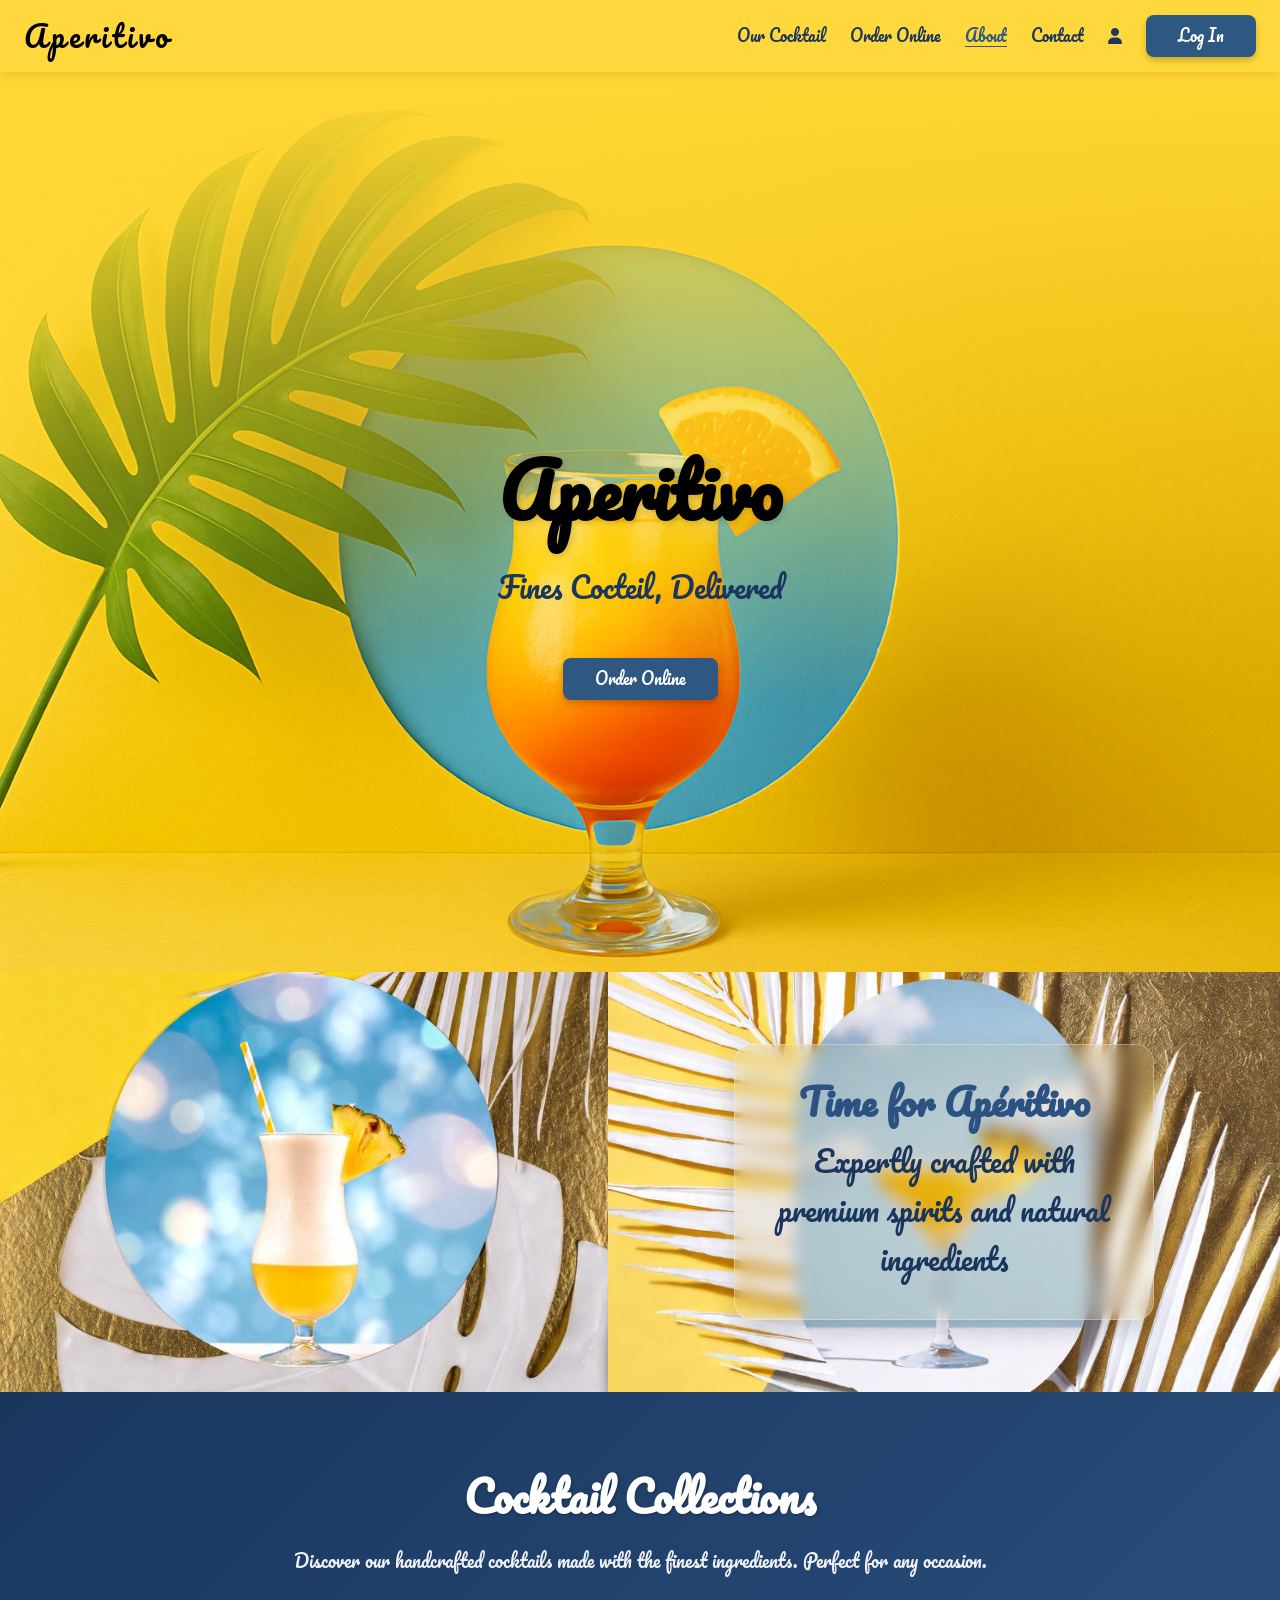
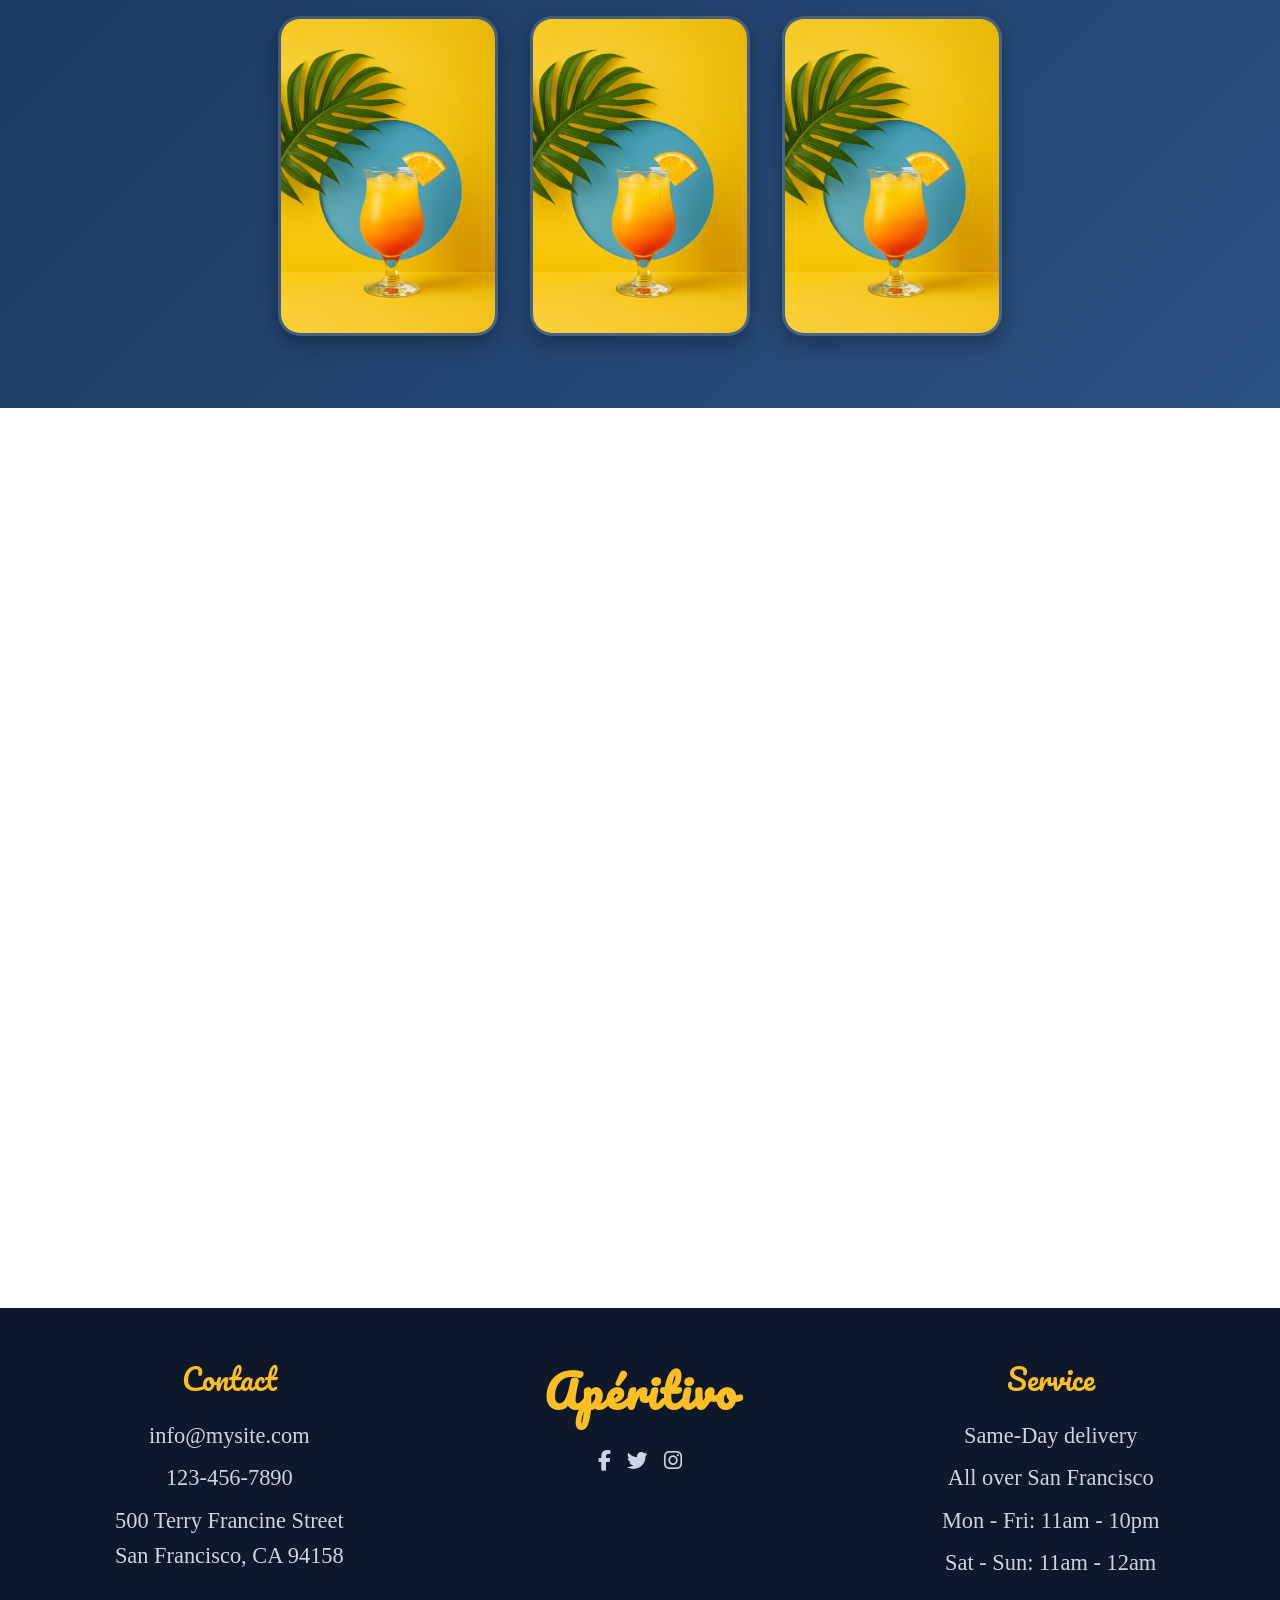
<file: index.html>
<!DOCTYPE html>
<html lang="en">
<head>
    <meta charset="UTF-8">
    <meta name="viewport" content="width=device-width, initial-scale=1.0">
    <title>Aperitivo - Premium Cocktails</title>

    <!-- Favicon -->
    <link rel="icon" href="image/martini-glass-citrus-solid-full.svg" type="image/svg+xml">
    <link rel="shortcut icon" href="image/martini-glass-citrus-solid-full.svg" type="image/svg+xml">

    <!-- Font Awesome -->
    <link rel="stylesheet" href="https://cdnjs.cloudflare.com/ajax/libs/font-awesome/6.5.0/css/all.min.css" />

    <!-- Custom CSS -->
    <link rel="stylesheet" href="style.css">
</head>
<body>

<!-- ==================== NAVBAR ==================== -->
<nav class="custom-navbar">
    <a class="navbar-brand" href="#">Aperitivo</a>

    <!-- 1. Hidden checkbox (დაწკაპუნება) -->
    <input type="checkbox" id="nav-toggle" class="nav-toggle">

    <!-- 2. Visible hamburger -->
    <label for="nav-toggle" class="hamburger">
        <span></span>
        <span></span>
        <span></span>
    </label>

    <!-- 3. Menu -->
    <ul class="navbar-nav">
        <li><a class="nav-link" href="#">Our Cocktail</a></li>
        <li><a class="nav-link" href="#">Order Online</a></li>
        <li><a class="nav-link active" href="about.html">About</a></li>
        <li><a class="nav-link" href="#">Contact</a></li>
        <li><a class="nav-link" href="#"><i class="fa-solid fa-user"></i></a></li>
        <li><a class="order-btn" href="#">Log In</a></li>
    </ul>
</nav>

<!-- ==================== HERO ==================== -->
<section class="hero">
    <h1>Aperitivo</h1>
    <h3>Fines Cocteil, Delivered</h3>
    <a href="#" class="order-btn mt-4">Order Online</a>
</section>

<!-- ==================== MAIN BLOCKS ==================== -->
<main class="main-blocks">
    <div class="block block1"></div>
    <div class="block block2">
        <div class="block-content">
            <h2>Time for Apéritivo</h2>
            <p>Expertly crafted with premium spirits and natural ingredients</p>
        </div>
    </div>
</main>

<!-- ==================== COCKTAIL COLLECTIONS ==================== -->
<section class="cocktail-collections">
    <h2>Cocktail Collections</h2>
    <p>Discover our handcrafted cocktails made with the finest ingredients. Perfect for any occasion.</p>
    <div class="cocktail-images">
        <img src="image/bcp.png" alt="Tropical Sunset Cocktail" class="cocktail-img">
        <img src="image/bcp.png" alt="Classic Margarita" class="cocktail-img">
        <img src="image/bcp.png" alt="Blue Lagoon Delight" class="cocktail-img">
    </div>
</section>
<section class="parallax">
 <!-- ეს არ ჩანს ტელეფონზე --> 
</section>
<!-- ==================== FOOTER ==================== -->
<footer class="site-footer">
    <div class="footer-container">
        <!-- Left: Contact -->
        <div class="footer-col">
            <h3>Contact</h3>
            <p>info@mysite.com</p>
            <p>123-456-7890</p>
            <p>500 Terry Francine Street<br>San Francisco, CA 94158</p>
        </div>

        <!-- Center: Logo + Social -->
        <div class="footer-col center">
            <h1 class="footer-logo">Apéritivo</h1>
            <div class="social-links">
                <a href="#" aria-label="Facebook"><i class="fab fa-facebook-f"></i></a>
                <a href="#" aria-label="Twitter"><i class="fab fa-twitter"></i></a>
                <a href="#" aria-label="Instagram"><i class="fab fa-instagram"></i></a>
            </div>
        </div>

        <!-- Right: Service -->
        <div class="footer-col">
            <h3>Service</h3>
            <p>Same-Day delivery</p>
            <p>All over San Francisco</p>
            <p>Mon - Fri: 11am - 10pm</p>
            <p>Sat - Sun: 11am - 12am</p>
        </div>
    </div>
</footer>
  

</body>
</html>
</file>
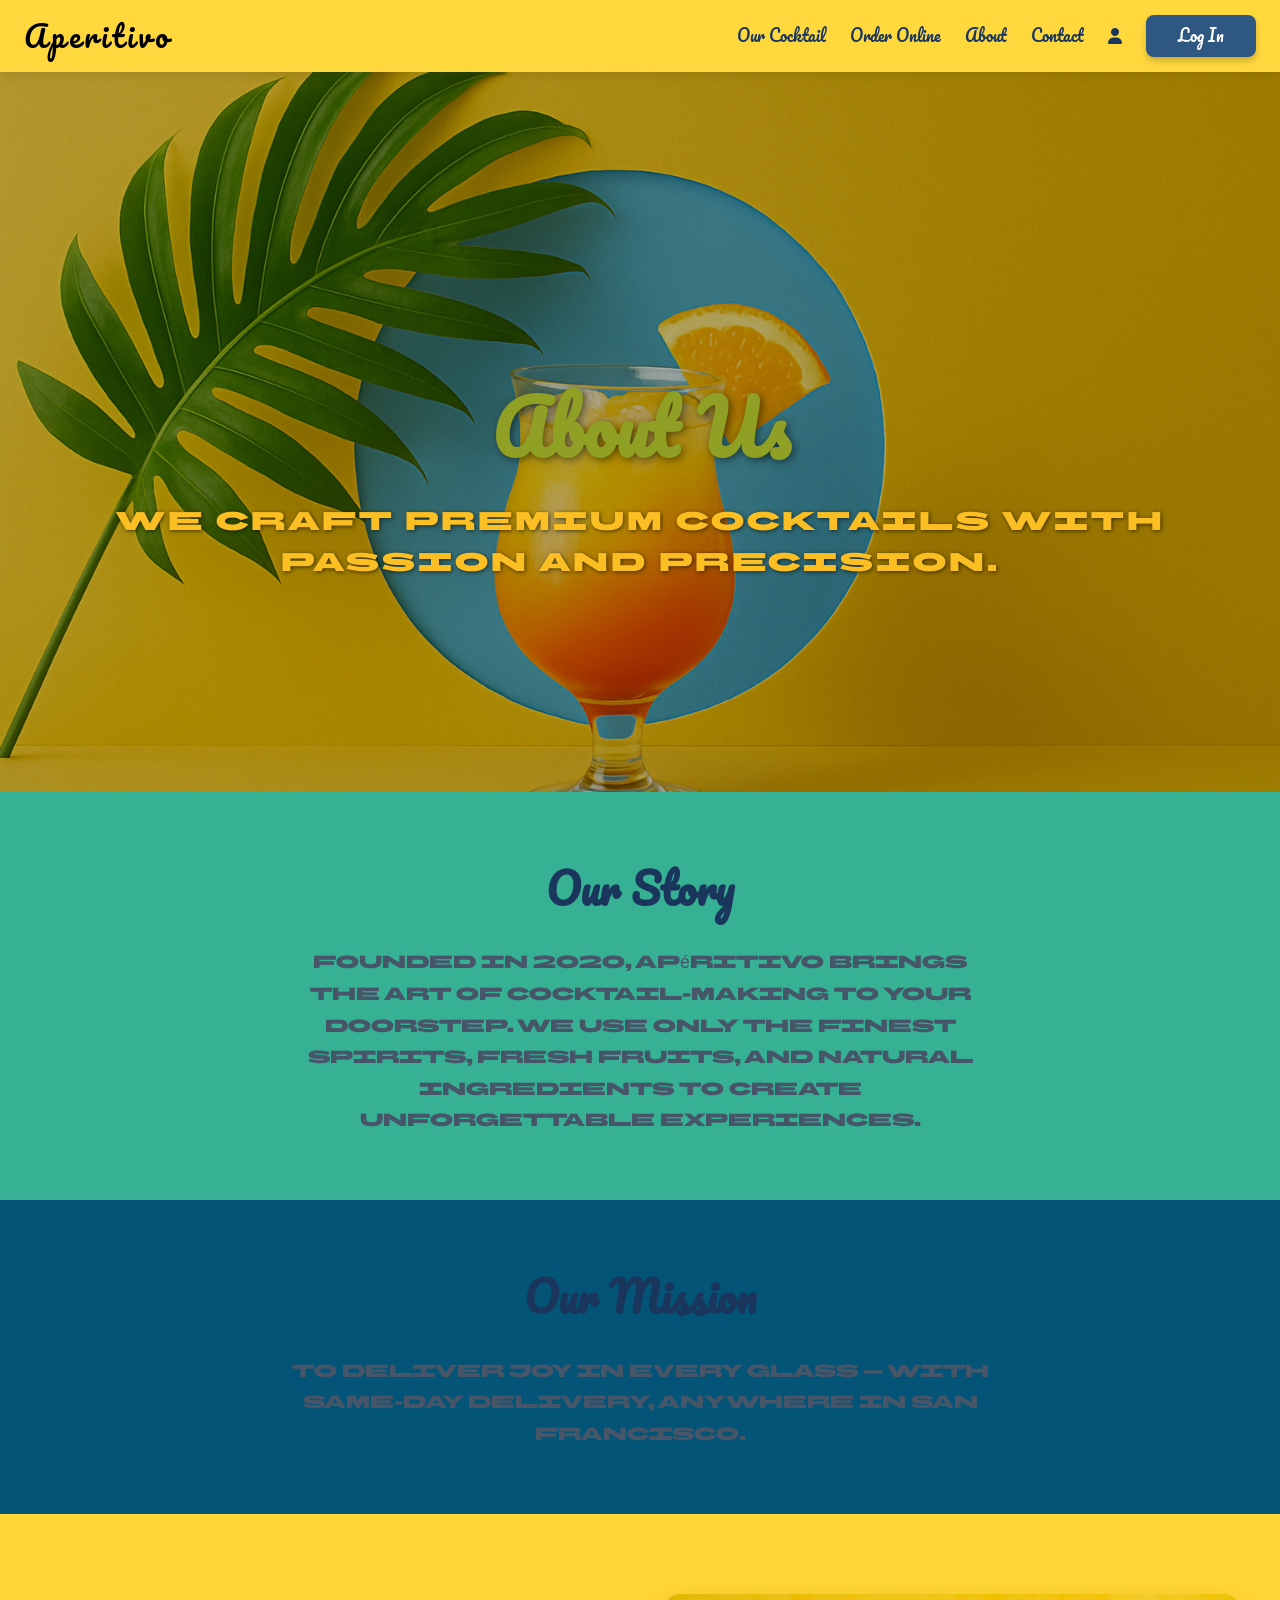
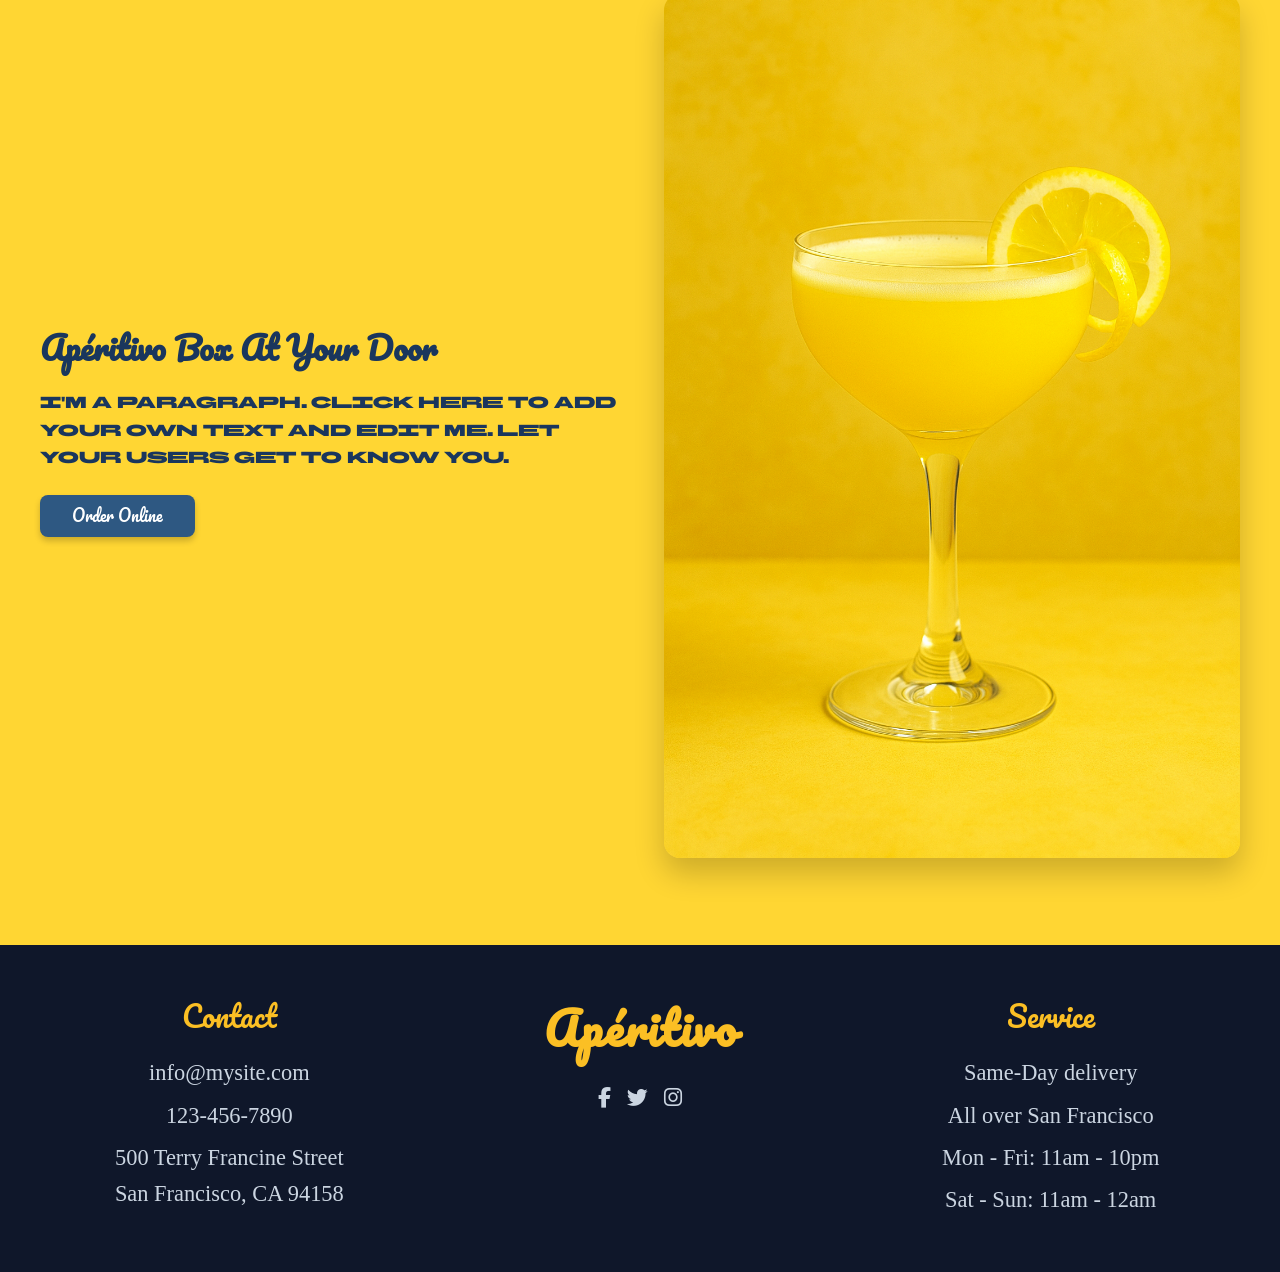
<file: about.html>
<!DOCTYPE html>
<html lang="en">
<head>
    <meta charset="UTF-8">
    <meta name="viewport" content="width=device-width, initial-scale=1.0">
    <title>About Us - Aperitivo</title>

    <!-- Favicon -->
    <link rel="icon" href="image/martini-glass-citrus-solid-full.svg" type="image/svg+xml">

    <!-- Font Awesome -->
    <link rel="stylesheet" href="https://cdnjs.cloudflare.com/ajax/libs/font-awesome/6.5.0/css/all.min.css" />

    <!-- Google Fonts -->
    <link href="https://fonts.googleapis.com/css2?family=Inter:wght@300;400;500;600;700&display=swap" rel="stylesheet">

    <!-- Shared CSS -->
    <link rel="stylesheet" href="style.css">
</head>
<body>

<!-- ==================== NAVBAR ==================== -->
<nav class="custom-navbar">
    <a class="navbar-brand" href="index.html">Aperitivo</a>

    <input type="checkbox" id="nav-toggle" class="nav-toggle">
    <label for="nav-toggle" class="hamburger">
        <span></span>
        <span></span>
        <span></span>
    </label>

    <ul class="navbar-nav">
        <li><a class="nav-link" href="index.html">Our Cocktail</a></li>
        <li><a class="nav-link" href="order.html">Order Online</a></li>
        <li><a class="nav-link " href="about.html">About</a></li>
        <li><a class="nav-link" href="contact.html">Contact</a></li>
        <li><a class="nav-link" href="#"><i class="fa-solid fa-user"></i></a></li>
        <li><a class="order-btn" href="#">Log In</a></li>
    </ul>
</nav>

<!-- ==================== ABOUT HERO ==================== -->
<section class="about-hero">
    <div class="hero-content">
        <h1>About Us</h1>
        <p class="highlight">We craft premium cocktails with passion and precision.</p>
    </div>
</section>

<!-- ==================== ABOUT STORY ==================== -->
<section class="about-story">
    <div class="container">
        <h2>Our Story</h2>
        <p>Founded in 2020, Apéritivo brings the art of cocktail-making to your doorstep. We use only the finest spirits, fresh fruits, and natural ingredients to create unforgettable experiences.</p>
    </div>
</section>

<!-- ==================== ABOUT MISSION ==================== -->
<section class="about-mission">
    <div class="container">
        <h2>Our Mission</h2>
        <p>To deliver joy in every glass — with same-day delivery, anywhere in San Francisco.</p>
    </div>
</section>

<!-- ==================== ABOUT DELIVERY ==================== -->
<section class="about-delivery">
    <div class="delivery-content">
        <div class="text">
            <h3>Apéritivo Box At Your Door</h3>
            <p>I'm a paragraph. Click here to add your own text and edit me. Let your users get to know you.</p>
            <a href="#" class="order-btn">Order Online</a>
        </div>
        <div class="image">
            <img src="image/box.png" alt="Apéritivo Box">
        </div>
    </div>
</section>

<!-- ==================== FOOTER ==================== -->
<footer class="site-footer">
    <div class="footer-container">
        <div class="footer-col">
            <h3>Contact</h3>
            <p>info@mysite.com</p>
            <p>123-456-7890</p>
            <p>500 Terry Francine Street<br>San Francisco, CA 94158</p>
        </div>
        <div class="footer-col center">
            <h1 class="footer-logo">Apéritivo</h1>
            <div class="social-links">
                <a href="#" aria-label="Facebook"><i class="fab fa-facebook-f"></i></a>
                <a href="#" aria-label="Twitter"><i class="fab fa-twitter"></i></a>
                <a href="#" aria-label="Instagram"><i class="fab fa-instagram"></i></a>
            </div>
        </div>
        <div class="footer-col">
            <h3>Service</h3>
            <p>Same-Day delivery</p>
            <p>All over San Francisco</p>
            <p>Mon - Fri: 11am - 10pm</p>
            <p>Sat - Sun: 11am - 12am</p>
        </div>
    </div>
</footer>
</body>
</html>
</file>
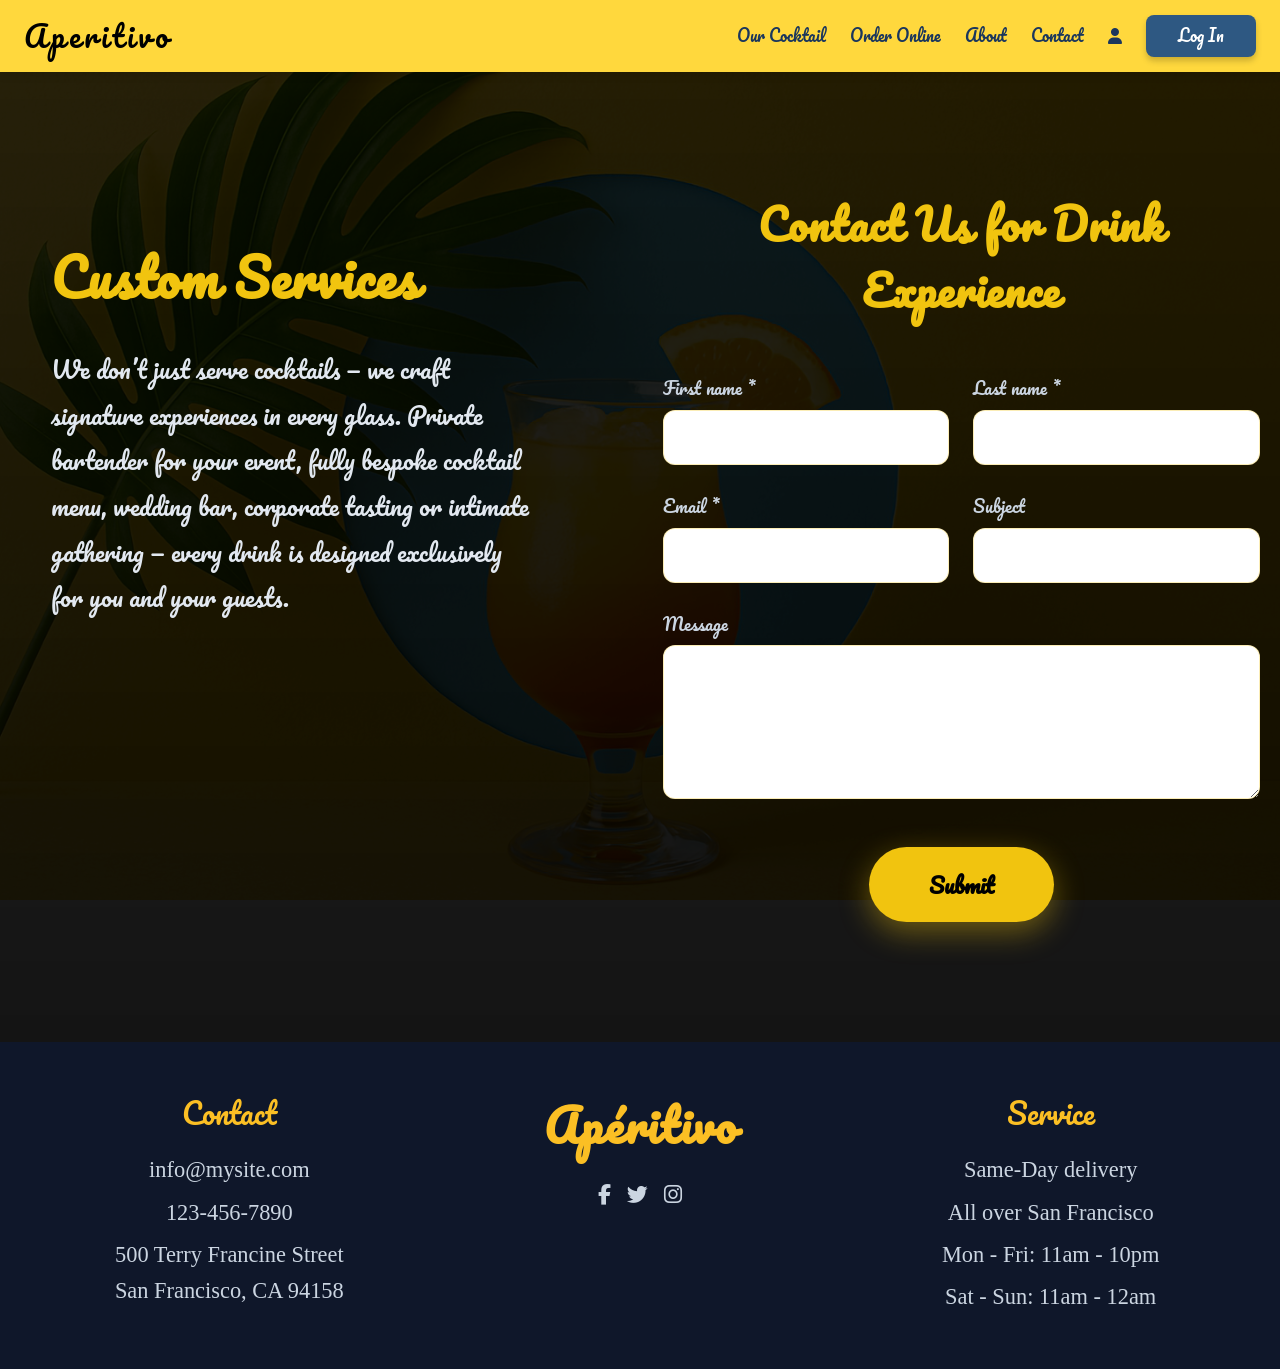
<file: contact.html>
<!DOCTYPE html>
<html lang="en">
<head>
    <meta charset="UTF-8">
    <meta name="viewport" content="width=device-width, initial-scale=1.0">
    <title>About Us - Aperitivo</title>

    <!-- Favicon -->
    <link rel="icon" href="image/martini-glass-citrus-solid-full.svg" type="image/svg+xml">

    <!-- Font Awesome -->
    <link rel="stylesheet" href="https://cdnjs.cloudflare.com/ajax/libs/font-awesome/6.5.0/css/all.min.css" />

    <!-- Google Fonts -->
    <link href="https://fonts.googleapis.com/css2?family=Inter:wght@300;400;500;600;700&display=swap" rel="stylesheet">

    <!-- Shared CSS -->
    <link rel="stylesheet" href="style.css">
    <link rel="stylesheet" href="contact.css">
</head>
<body>

<!-- ==================== NAVBAR ==================== -->
<nav class="custom-navbar">
    <a class="navbar-brand" href="index.html">Aperitivo</a>

    <input type="checkbox" id="nav-toggle" class="nav-toggle">
    <label for="nav-toggle" class="hamburger">
        <span></span>
        <span></span>
        <span></span>
    </label>

    <ul class="navbar-nav">
        <li><a class="nav-link" href="index.html">Our Cocktail</a></li>
        <li><a class="nav-link" href="order.html">Order Online</a></li>
        <li><a class="nav-link " href="about.html">About</a></li>
        <li><a class="nav-link" href="contact.html">Contact</a></li>
        <li><a class="nav-link" href="#"><i class="fa-solid fa-user"></i></a></li>
        <li><a class="order-btn" href="#">Log In</a></li>
    </ul>
</nav>
  <!-- ==================== CONTACT SECTION ==================== -->
  <section class="contact-section">
    <div class="contact-container">
      
      <!-- მარცხენა მხარე - ტექსტი -->
      <div class="contact-left">
        <h2>Custom Services</h2>
        <p> We don’t just serve cocktails — we craft signature experiences in every glass. 
            Private bartender for your event, fully bespoke cocktail menu, 
            wedding bar, corporate tasting or intimate gathering — 
            every drink is designed exclusively for you and your guests.
       </p>
      </div>

      <!-- მარჯვენა მხარე - ფორმა -->
      <div class="contact-right">
        <h2>Contact Us for Drink Experience</h2>

        <form>
          <div class="form-row">
            <div class="input-group">
              <label>First name *</label>
              <input type="text" required>
            </div>
            <div class="input-group">
              <label>Last name *</label>
              <input type="text" required>
            </div>
          </div>

          <div class="form-row">
            <div class="input-group">
              <label>Email *</label>
              <input type="email" required>
            </div>
            <div class="input-group">
              <label>Subject</label>
              <input type="text">
            </div>
          </div>

          <div class="input-group full">
            <label>Message</label>
            <textarea rows="6"></textarea>
          </div>

          <button type="submit" class="submit-btn">Submit</button>
        </form>
      </div>
    </div>
  </section>
<!-- ==================== FOOTER ==================== -->
<footer class="site-footer">
    <div class="footer-container">
        <div class="footer-col">
            <h3>Contact</h3>
            <p>info@mysite.com</p>
            <p>123-456-7890</p>
            <p>500 Terry Francine Street<br>San Francisco, CA 94158</p>
        </div>
        <div class="footer-col center">
            <h1 class="footer-logo">Apéritivo</h1>
            <div class="social-links">
                <a href="#" aria-label="Facebook"><i class="fab fa-facebook-f"></i></a>
                <a href="#" aria-label="Twitter"><i class="fab fa-twitter"></i></a>
                <a href="#" aria-label="Instagram"><i class="fab fa-instagram"></i></a>
            </div>
        </div>
        <div class="footer-col">
            <h3>Service</h3>
            <p>Same-Day delivery</p>
            <p>All over San Francisco</p>
            <p>Mon - Fri: 11am - 10pm</p>
            <p>Sat - Sun: 11am - 12am</p>
        </div>
    </div>
</footer>
</body>
</html>
</file>
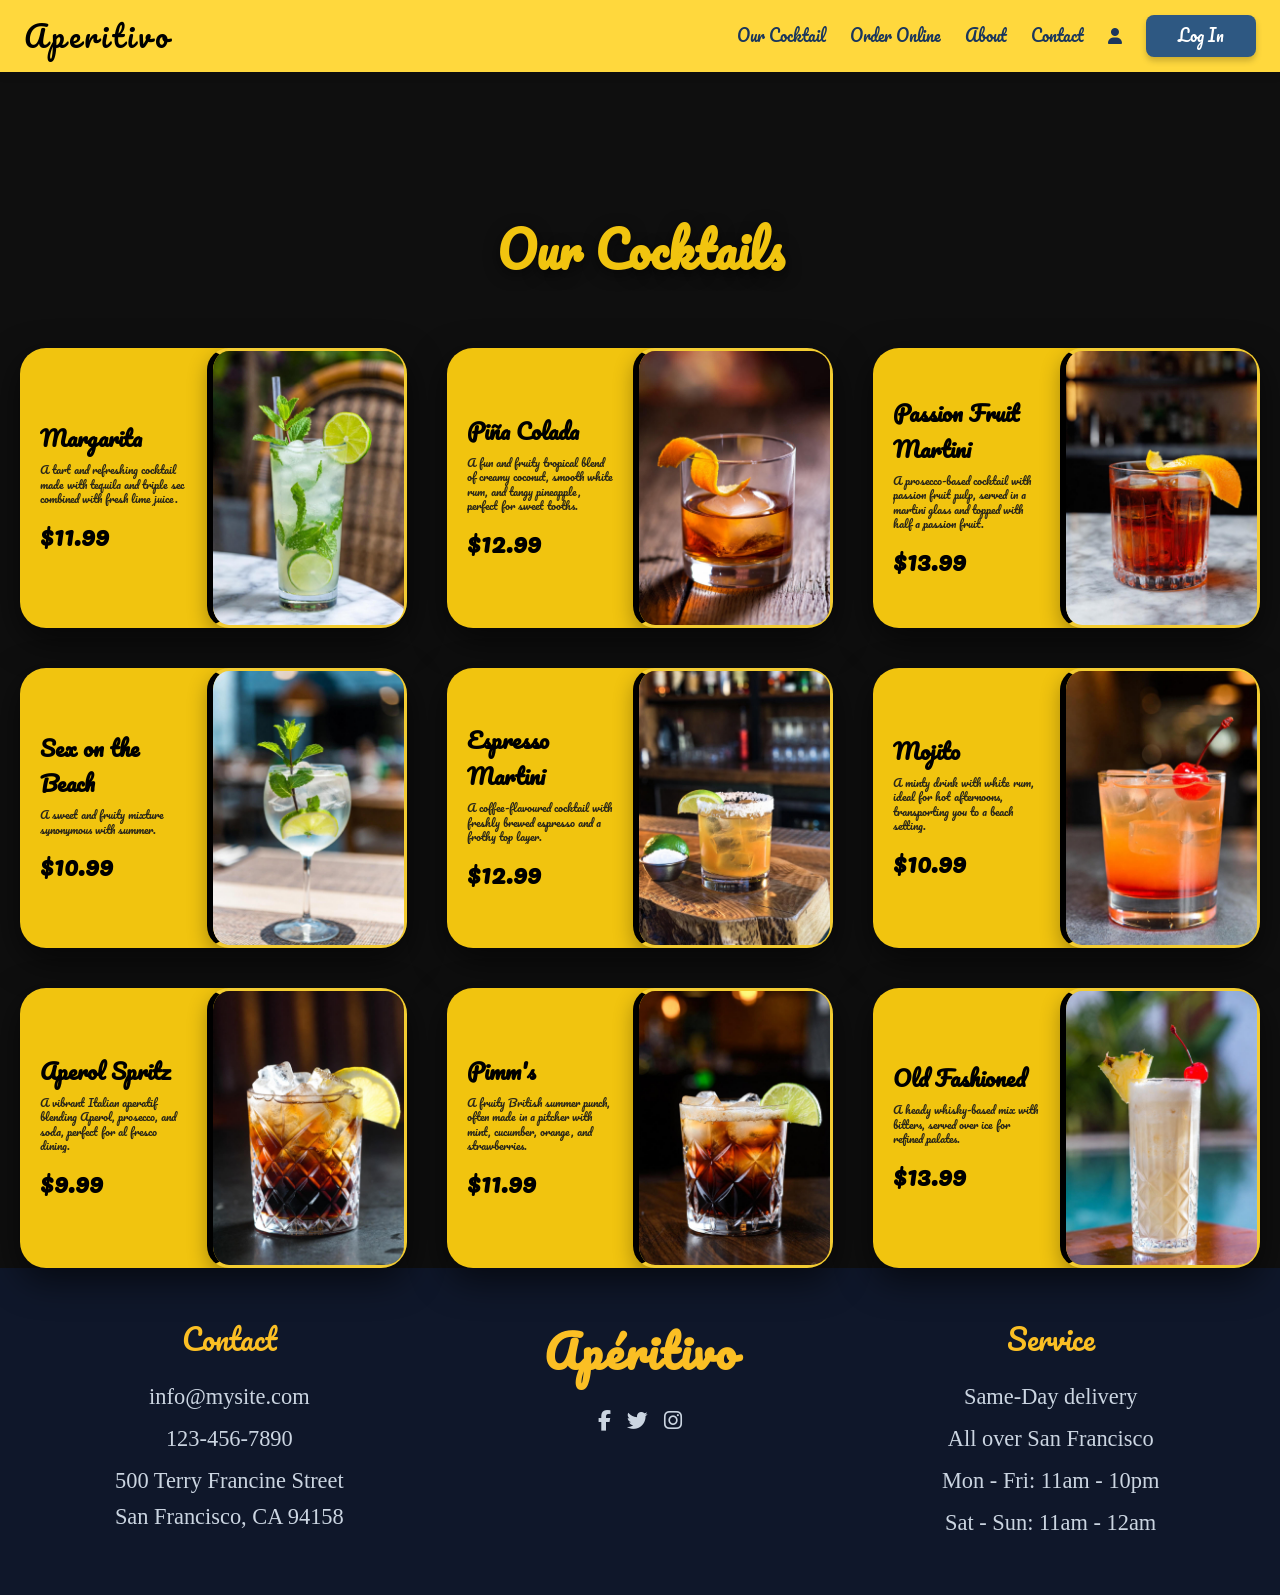
<file: order.html>
<!DOCTYPE html>
<html lang="en">
<head>
    <meta charset="UTF-8">
    <meta name="viewport" content="width=device-width, initial-scale=1.0">
    <title>Order Online - Aperitivo</title>

    <!-- Favicon -->
    <link rel="icon" href="image/martini-glass-citrus-solid-full.svg" type="image/svg+xml">

    <!-- Font Awesome -->
    <link rel="stylesheet" href="https://cdnjs.cloudflare.com/ajax/libs/font-awesome/6.5.0/css/all.min.css" />

    <!-- Google Fonts -->
    <link href="https://fonts.googleapis.com/css2?family=Inter:wght@300;400;500;600;700&display=swap" rel="stylesheet">

    <!-- Shared CSS -->
    <link rel="stylesheet" href="style.css">
    <link rel="stylesheet" href="order.css">

</head>
<body>

<!-- ==================== NAVBAR ==================== -->
<nav class="custom-navbar">
    <a class="navbar-brand" href="index.html">Aperitivo</a>

    <input type="checkbox" id="nav-toggle" class="nav-toggle">
    <label for="nav-toggle" class="hamburger">
        <span></span>
        <span></span>
        <span></span>
    </label>

    <ul class="navbar-nav">
        <li><a class="nav-link" href="index.html">Our Cocktail</a></li>
        <li><a class="nav-link" href="order.html">Order Online</a></li>
        <li><a class="nav-link" href="about.html">About</a></li>
        <li><a class="nav-link" href="contact.html">Contact</a></li>
        <li><a class="nav-link" href="#"><i class="fa-solid fa-user"></i></a></li>
        <li><a class="order-btn" href="#">Log In</a></li>
    </ul>
</nav>

<!-- ==================== ORDER PAGE - COCKTAIL MENU ==================== -->
<section class="order-page">
    <h1>Our Cocktails</h1>
    <div class="cocktails-grid">
        <!-- Cocktail 1 -->
        <div class="cocktail-card">
            <div class="cocktail-info">
                <h3>Margarita</h3>
                <p>A tart and refreshing cocktail made with tequila and triple sec combined with fresh lime juice.</p>
                <span class="price">$11.99</span>
            </div>
            <img src="image/drink1.jpg" alt="Margarita" class="cocktail-img">
        </div>

        <!-- Cocktail 2 -->
        <div class="cocktail-card">
            <div class="cocktail-info">
                <h3>Piña Colada</h3>
                <p>A fun and fruity tropical blend of creamy coconut, smooth white rum, and tangy pineapple, perfect for sweet tooths.</p>
                <span class="price">$12.99</span>
            </div>
            <img src="image/drink2.jpg" alt="Piña Colada" class="cocktail-img">
        </div>

        <!-- Cocktail 3 -->
        <div class="cocktail-card">
            <div class="cocktail-info">
                <h3>Passion Fruit Martini</h3>
                <p>A prosecco-based cocktail with passion fruit pulp, served in a martini glass and topped with half a passion fruit.</p>
                <span class="price">$13.99</span>
            </div>
            <img src="image/drink3.jpg" alt="Passion Fruit Martini" class="cocktail-img">
        </div>

        <!-- Cocktail 4 -->
        <div class="cocktail-card">
            <div class="cocktail-info">
                <h3>Sex on the Beach</h3>
                <p>A sweet and fruity mixture synonymous with summer.</p>
                <span class="price">$10.99</span>
            </div>
            <img src="image/drink4.jpg" alt="Sex on the Beach" class="cocktail-img">
        </div>

        <!-- Cocktail 5 -->
        <div class="cocktail-card">
            <div class="cocktail-info">
                <h3>Espresso Martini</h3>
                <p>A coffee-flavoured cocktail with freshly brewed espresso and a frothy top layer.</p>
                <span class="price">$12.99</span>
            </div>
            <img src="image/drink5.jpg" alt="Espresso Martini" class="cocktail-img">
        </div>

        <!-- Cocktail 6 -->
        <div class="cocktail-card">
            <div class="cocktail-info">
                <h3>Mojito</h3>
                <p>A minty drink with white rum, ideal for hot afternoons, transporting you to a beach setting.</p>
                <span class="price">$10.99</span>
            </div>
            <img src="image/drink6.jpg" alt="Mojito" class="cocktail-img">
        </div>

        <!-- Cocktail 7 -->
        <div class="cocktail-card">
            <div class="cocktail-info">
                <h3>Aperol Spritz</h3>
                <p>A vibrant Italian aperatif blending Aperol, prosecco, and soda, perfect for al fresco dining.</p>
                <span class="price">$9.99</span>
            </div>
            <img src="image/drink7.jpg" alt="Aperol Spritz" class="cocktail-img">
        </div>

        <!-- Cocktail 8 -->
        <div class="cocktail-card">
            <div class="cocktail-info">
                <h3>Pimm's</h3>
                <p>A fruity British summer punch, often made in a pitcher with mint, cucumber, orange, and strawberries.</p>
                <span class="price">$11.99</span>
            </div>
            <img src="image/drink8.jpg" alt="Pimm's" class="cocktail-img">
        </div>

        <!-- Cocktail 9 -->
        <div class="cocktail-card">
            <div class="cocktail-info">
                <h3>Old Fashioned</h3>
                <p>A heady whisky-based mix with bitters, served over ice for refined palates.</p>
                <span class="price">$13.99</span>
            </div>
            <img src="image/drink9.jpg" alt="Old Fashioned" class="cocktail-img">
        </div>

    </div>
</section>

<footer class="site-footer">
    <div class="footer-container">
        <div class="footer-col">
            <h3>Contact</h3>
            <p>info@mysite.com</p>
            <p>123-456-7890</p>
            <p>500 Terry Francine Street<br>San Francisco, CA 94158</p>
        </div>
        <div class="footer-col center">
            <h1 class="footer-logo">Apéritivo</h1>
            <div class="social-links">
                <a href="#" aria-label="Facebook"><i class="fab fa-facebook-f"></i></a>
                <a href="#" aria-label="Twitter"><i class="fab fa-twitter"></i></a>
                <a href="#" aria-label="Instagram"><i class="fab fa-instagram"></i></a>
            </div>
        </div>
        <div class="footer-col">
            <h3>Service</h3>
            <p>Same-Day delivery</p>
            <p>All over San Francisco</p>
            <p>Mon - Fri: 11am - 10pm</p>
            <p>Sat - Sun: 11am - 12am</p>
        </div>
    </div>
</footer>
</body>
</html>
</file>
<file: style.css>
/* ==================== FONTS ==================== */
@font-face {
    font-family: "BBH";
    src: url("fonts/BBHSansBartle-Regular.ttf") format("truetype");
}
@font-face {
    font-family: "latina";
    src: url("fonts/Pacifico-Regular.ttf") format("truetype");
}

/* ==================== RESET ==================== */
* {
    box-sizing: border-box;
    margin: 0;
    padding: 0;
}
body {
    font-family: "BBH", sans-serif;
    line-height: 1.6;
    color: #333;
    overflow-x: hidden;
}

/* ==================== NAVBAR ==================== */
.custom-navbar {
    position: sticky;
    top: 0;
    width: 100%;
    background: rgba(255, 214, 51, 0.95);
    padding: 0.8rem 1.5rem;
    display: flex;
    align-items: center;
    justify-content: space-between;
    z-index: 1000;
    backdrop-filter: blur(10px);
    box-shadow: 0 2px 10px rgba(0,0,0,0.1);
}

/* Brand */
.navbar-brand {
    font-family: "latina", sans-serif;
    color: #000;
    letter-spacing: 4px;
    font-size: 1.8rem;
    text-decoration: none;
    font-weight: 400;
}

/* Nav list */
.navbar-nav {
    display: flex;
    align-items: center;
    gap: 1.5rem;
    list-style: none;
}
.nav-link {
    color: #000 !important;
    font-weight: 200!important;
    text-decoration: none;
    font-size: 1rem;
    transition: all 0.2s ease;
    font-family: "latina", sans-serif;
    color: #1a365d !important;
}
.nav-link:hover {
    text-decoration: underline;
    color: #1a365d !important;
}

/* Order button */
.order-btn {
    background-color: #2e5882 !important;
    color: white !important;
    font-size: 1rem;
    padding: 0.5rem 2rem;
    border: none;
    border-radius: 8px;
    box-shadow: 0 4px 6px rgba(0,0,0,0.2);
    transition: all 0.3s ease;
    text-decoration: none;
    display: inline-block;
    font-weight: 500 !important;
    font-family:"latina", sans-serif;
}

.order-btn:hover {
    background-color: #1a365d !important;
    transform: translateY(-2px);
    box-shadow: 0 6px 12px rgba(0,0,0,0.25);
    color: #a0e7ff !important;
    
}

/* ==================== HAMBURGER MENU ==================== */
.nav-toggle {
    opacity: 0;
    position: absolute;
    width: 50px;
    height: 50px;
    cursor: pointer;
    z-index: 1002;
    right: 0.5rem;
    top: 50%;
    transform: translateY(-50%);
}

.hamburger {
    display: none;
    flex-direction: column;
    gap: 5px;
    cursor: pointer;
    z-index: 1001;
    position: absolute;
    right: 1rem;
    top: 50%;
    transform: translateY(-50%);
    padding: 10px;
}

.hamburger span {
    width: 30px;
    height: 3px;
    background: #000;
    border-radius: 3px;
    transition: all 0.3s ease;
    display: block;
}

/* ==================== HERO ==================== */
.hero {
    height: 100vh;
    width: 100%;
    background: linear-gradient(to bottom, #ffd633 0%, transparent 70%),
                url("image/ganieri.png") center/cover no-repeat;
    display: flex;
    flex-direction: column;
    justify-content: center; 
    align-items: center;
    text-align: center;
    padding-top: 90px;
    position: relative;
}

.hero h1 {
    font-family: "latina", sans-serif;
    font-size: 4.5rem;
    color: #000;
    margin-bottom: 0.5rem;
    text-shadow: 2px 2px 6px rgba(0,0,0,0.15);
}

.hero h3 {
    font-size: 1.8rem;
    color: #1a365d;
    font-weight: 400;
    margin: 0.5rem 0 1.5rem;
    font-family: "latina", sans-serif;
}

.mt-4 { 
    margin-top: 1.5rem; 
}

/* ==================== MAIN BLOCKS ==================== */
.main-blocks {
    display: flex;
    width: 100%;
    height: 420px;
    overflow: hidden;
}

.main-blocks .block {
    flex: 1;
    background-size: cover;
    background-position: center;
    position: relative;
    transition: transform 0.4s ease;
}

.main-blocks .block:hover {
    transform: scale(1.03);
}

.block1 {
    background-image: url('image/coctail.jpg');
}

.block2 {
    background-image: url('image/coctail2.jpg');
    display: flex;
    justify-content: center;
    align-items: center;
    padding: 2rem;
}

.block-content {
    background: rgba(194, 162, 72, 0.121);
    padding: 2.2rem 1.8rem;
    border-radius: 18px;
    box-shadow: 0 10px 25px rgba(0,0,0,0.18);
    max-width: 420px;
    text-align: center;
    backdrop-filter: blur(8px);
    border: 1px solid rgba(255,255,255,0.3);
}

.block-content h2 {
    font-family: "latina", sans-serif;
    font-size: 2.3rem;
    color: #2c5282;
    margin-bottom: 0.8rem;
    line-height: 1.2;
}

.block-content p {
    font-size: 1.8rem;
    color: #1a365d;
    line-height: 1.7;
    font-family: "latina", sans-serif;
}

/* ==================== COCKTAIL COLLECTIONS ==================== */
.cocktail-collections {
    background: linear-gradient(135deg, #1a365d 0%, #2c5282 100%);
    color: white;
    text-align: center;
    padding: 4.5rem 1.5rem;
}

.cocktail-collections h2 {
    font-family: "latina", sans-serif;
    font-size: 2.6rem;
    margin-bottom: 1rem;
    text-shadow: 1px 1px 3px rgba(0,0,0,0.3);
}

.cocktail-collections p {
    font-size: 1.1rem;
    max-width: 720px;
    margin: 0 auto 2.5rem;
    opacity: 0.92;
    line-height: 1.7;
    font-family: "latina", sans-serif;
}

.cocktail-images {
    display: flex;
    justify-content: center;
    gap: 2rem;
    flex-wrap: wrap;
}

.cocktail-img {
    width: 220px;
    height: 320px;
    object-fit: cover;
    border-radius: 22px;
    box-shadow: 0 8px 20px rgba(0,0,0,0.3);
    transition: all 0.4s ease;
    border: 3px solid rgba(255,255,255,0.15);
}

.cocktail-img:hover {
    transform: translateY(-8px) scale(1.03);
    box-shadow: 0 16px 30px rgba(0,0,0,0.4);
}
/* ==================== Parallax ==================== */
.parallax {
  width: 100%;
  height: 100vh;

  background-image: url('image/APR.png');
  background-size: cover;
  
  /* ზედა ნაწილი სრულად ჩანს */
  background-position: 50% 0%;     /* 50% = ცენტრში, 0% = ზემოდან */
  
  background-attachment: fixed;
  background-repeat: no-repeat;
}
/* ==================== RESPONSIVE =====RESPONSIVE===========RESPONSIVE=======RESPONSIVE=============== */

/* Mobile & Tablet (≤768px) */
@media (max-width: 768px) {
    .custom-navbar {
        padding: 0.7rem 1rem;
    }
    .navbar-brand {
        font-size: 1.4rem;
        letter-spacing: 2px;
    }

    /* ჰამბურგერი ყოველთვის ჩანს */
    .hamburger {
        display: flex !important;
    }

    /* მენიუ დამალულია */
    .navbar-nav {
        position: absolute;
        top: 100%;
        left: 0;
        right: 0;
        background: rgba(255, 214, 51, 0.98);
        flex-direction: column;
        max-height: 0;
        overflow: hidden;
        transition: max-height 0.4s ease;
        padding: 0 1.5rem;
        z-index: 999;
        box-shadow: 0 4px 15px rgba(0,0,0,0.2);
        
    }

    /* მენიუ იხსნება */
    .nav-toggle:checked ~ .navbar-nav {
        max-height: 600px;
        padding: 1.5rem;
    }

    .navbar-nav li {
        padding: 0.8rem 0;
        text-align: center;
        border-bottom: 1px solid rgba(0,0,0,0.1);
    }

    .navbar-nav li:last-child {
        border-bottom: none;
    }

    .nav-link, .order-btn {
        display: block;
        width: 100%;
        font-size: 1.1rem;
        text-align: center;
    }

    .order-btn {
        margin: 1rem auto 0;
        max-width: 220px;
        padding: 0.6rem 1.5rem;
    }

    .hero {
        padding-top: 80px;
    }
    .hero h1 {
        font-size: 3rem;
    }
    .hero h3 {
        font-size: 1.4rem;
    }

    .main-blocks {
        flex-direction: column;
        height: auto;
    }
    .main-blocks .block {
        height: 260px;
    }
    .block2 {
        order: -1;
        height: 300px;
    }
    .block-content {
        margin: 1.5rem;
        padding: 1.6rem;
        border-radius: 16px;
    }
    .block-content h2 {
        font-size: 1.9rem;
    }

    .cocktail-collections {
        padding: 3rem 1rem;
    }
    .cocktail-collections h2 {
        font-size: 2.1rem;
    }
    .cocktail-img {
        width: 180px;
        height: 260px;
    }
    /*===================================== Footer==============*/
.footer-container {
        flex-direction: column;
        align-items: center;     /* ყველა კოლონა ცენტრში */
    }

    .footer-col {
        text-align: right;       /* Contact, Service — მარჯვნივ */
        width: 100%;
        max-width: 350px;
    }

    .footer-col.center {
        text-align: center;      /* ლოგო და სოც. — ცენტრში */
    }

    /* Footer*/
    .parallax {
        display: none;
    }
}

/* Tablet only (431px - 768px) */
@media (min-width: 431px) and (max-width: 768px) {
    .main-blocks {
        height: 380px;
    }
    .block-content {
        max-width: 360px;
        padding: 1.8rem;
    }
    .cocktail-img {
        width: 190px;
        height: 280px;
    }
}

/* Desktop (≥769px) */
@media (min-width: 769px) {
    .hamburger, .nav-toggle {
        display: none !important;
    }
    .navbar-nav {
        max-height: none !important;
    }
}

/* ==================== HAMBURGER X ANIMATION ==================== */
.nav-toggle:checked ~ .hamburger span:nth-child(1) {
    transform: rotate(45deg) translate(7px, 7px);
}
.nav-toggle:checked ~ .hamburger span:nth-child(2) {
    opacity: 0;
}
.nav-toggle:checked ~ .hamburger span:nth-child(3) {
    transform: rotate(-45deg) translate(8px, -8px);
}
/* ==================== FOOTER ==================== */
.site-footer {
    background: #0f172a;
    color: #e2e8f0;
    padding: 3rem 1.5rem;
    font-family: playfair display, serif;
    margin-top: 0rem;
}

.footer-container {
    max-width: 1200px;
    margin: 0 auto;
    display: flex;
    justify-content: space-between;
   /* align-items: flex-start;*/
    flex-wrap: wrap;
    gap: 2rem;
    
}

.footer-col {
    flex: 1;
    min-width: 220px;
    text-align: center;
    
}

.footer-col h3 {
    font-family: "latina", sans-serif;
    color: #fbbf24;
    font-size: 1.8rem;
    margin-bottom: 1rem;
    font-weight: 400;
    
}

.footer-col p {
    margin: 0.4rem 0;
    font-size: 1.4rem;
    line-height: 1.6;
    color: #cbd5e1;
}

/* Center Column */
.center {
    text-align: center;
}

.footer-logo {
    font-family: "latina", sans-serif;
    font-size: 2.8rem;
    color: #fbbf24;
    margin: 0 0 1rem;
    letter-spacing: 2px;
}

.social-links {
    display: flex;
    justify-content: center;
    gap: 1rem;
    margin-top: 0.5rem;
}

.social-links a {
    color: #cbd5e1;
    font-size: 1.3rem;
    transition: color 0.3s ease;
}

.social-links a:hover {
    color: #fbbf24;
}

/*====================== ABOUT US ===================*/

.about-hero {
    background: linear-gradient(rgba(0,0,0,0.3), rgba(0,0,0,0.3)), 
                url("image/ganieri.png") center/cover no-repeat;
    height: 80vh;
    display: flex;
    align-items: center;
    justify-content: center;
    text-align: center;
    color: rgb(144, 160, 37);
    padding-top: 90px;
}

.hero-content h1 {
    font-family: "latina", sans-serif;
    font-size: 4.5rem;
    margin-bottom: 1rem;
    text-shadow: 2px 2px 8px rgba(0,0,0,0.5);
}

.highlight {
    font-size: 1.6rem;
    font-weight: 500;
    text-transform: uppercase;
    letter-spacing: 3px;
    color: #fbbf24;
    text-shadow: 1px 1px 4px rgba(0,0,0,0.6);
}

/* Story & Mission */
.about-story, .about-mission {
    padding: 4rem 1.5rem;
    text-align: center;
}

.about-story {
    background: #36b194;
}

.about-mission {
    background: #035477;
}

.about-story h2, .about-mission h2 {
    font-family: "latina", sans-serif;
    font-size: 2.6rem;
    color: #1a365d;
    margin-bottom: 1.5rem;
}

.about-story p, .about-mission p {
    font-size: 1.1rem;
    color: #475569;
    max-width: 700px;
    margin: 0 auto;
    line-height: 1.8;
}

/* Delivery Section */
.about-delivery {
    background: #ffd633;
    padding: 5rem 1.5rem;
}

.delivery-content {
    max-width: 1200px;
    margin: 0 auto;
    display: flex;
    align-items: center;
    gap: 3rem;
    flex-wrap: wrap;
}

.delivery-content .text {
    flex: 1;
    min-width: 300px;
}

.delivery-content h3 {
    font-family: "latina", sans-serif;
    font-size: 2rem;
    color: #1a365d;
    margin-bottom: 1rem;
}

.delivery-content p {
    color: #1a365d;
    margin-bottom: 1.5rem;
    line-height: 1.7;
}

.delivery-content .image {
    flex: 1;
    min-width: 300px;
    text-align: center;
}

.delivery-content img {
    max-width: 100%;
    height: auto;
    border-radius: 16px;
    box-shadow: 0 15px 30px rgba(0,0,0,0.2);
}

/* Active Nav Link */
.nav-link.active {
    color: #2e5882 !important;
    font-weight: 600;
    text-decoration: underline;
    text-underline-offset: 4px;
}

/* ==================== MOBILE ==================== */
@media (max-width: 768px) {
    .about-hero {
        height: 70vh;
        padding-top: 80px;
    }
    .hero-content h1 {
        font-size: 3rem;
    }
    .highlight {
        font-size: 1.2rem;
        letter-spacing: 2px;
    }
    .delivery-content {
        flex-direction: column;
        text-align: center;
    }
    .about-story h2, .about-mission h2 {
        font-size: 2rem;
    }
}
</file>
<file: contact.css>
@font-face {
    font-family: "latina";
    src: url("fonts/Pacifico-Regular.ttf") format("truetype");
}
  /* ==================== CONTACT PAGE – ==================== */
.contact-section {
  background: linear-gradient(rgba(0,0,0,0.85), rgba(0,0,0,0.92)), 
              url('Image/ganieri.png') center/cover no-repeat fixed;
  padding: 120px 20px;
  min-height: 100vh;
  display: flex;
  align-items: center;
}

.contact-container {
  max-width: 1300px;
  margin: 0 auto;
  display: grid;
  grid-template-columns: 1fr 1.1fr;   /* მარცხენა და მარჯვენა სიმეტრიული */
  gap: 100px;
  align-items: center;
  justify-items: center;
}

/* მარცხენა მხარე */
.contact-left {
  color: #fff;
  text-align: left;
  margin-bottom: 16rem;
}

.contact-left h2 {
  font-family: "latina", sans-serif;
  font-size: 3.2rem;
  color: #f1c40f;
  margin-bottom: 28px;
  letter-spacing: 1px;
}

.contact-left p {
  font-family: "latina", sans-serif;
  font-size: 1.5rem;
  line-height: 1.9;
  color: #e2e8f0;
  max-width: 480px;
}

/* მარჯვენა მხარე – ფორმა */
.contact-right {
  width: 100%;
}

.contact-right h2 {
  font-family: "latina", sans-serif;
  font-size: 2.6rem;
  color: #f1c40f;
  text-align: center;
  margin-bottom: 50px;
  letter-spacing: 1px;
}

form {
  display: flex;
  flex-direction: column;
  gap: 28px;
}

.form-row {
  display: grid;
  grid-template-columns: 1fr 1fr;
  gap: 24px;
}

.input-group {
  display: flex;
  flex-direction: column;
}

.input-group label {
  font-family: "latina", sans-serif;
  font-size: 1.05rem;
  color: #cbd5e1;
  margin-bottom: 8px;
  font-weight: 500;
}

.input-group input,
.input-group textarea {
  padding: 16px 20px;
  border: none;
  border-radius: 12px;
  background: rgba(255, 255, 255, 255, 0.1);
  backdrop-filter: blur(10px);
  border: 1px solid rgba(241, 196, 15, 0.3);
  color: #fff;
  font-size: 1.1rem;
  transition: all 0.3s;
}

.input-group input::placeholder,
.input-group textarea::placeholder {
  color: #94a3b8;
}

.input-group input:focus,
.input-group textarea:focus {
  outline: none;
  border-color: #f1c40f;
  background: rgba(255, 255, 255, 0.15);
  box-shadow: 0 0 20px rgba(241, 196, 15, 0.3);
}

.input-group.full {
  grid-column: 1 / -1;
}

.submit-btn {
  background: #f1c40f;
  color: #000;
  padding: 18px 60px;
  border: none;
  border-radius: 50px;
  font-family: "latina", sans-serif;
  font-size: 1.4rem;
  font-weight: bold;
  cursor: pointer;
  align-self: center;
  margin-top: 20px;
  transition: all 0.4s;
  box-shadow: 0 10px 30px rgba(241, 196, 15, 0.4);
}

.submit-btn:hover {
  background: #fff;
  color: #000;
  transform: translateY(-6px);
  box-shadow: 0 20px 40px rgba(241, 196, 15, 0.6);
}

/* მობილური – სრულად სიმეტრიული */
@media (max-width: 992px) {
  .contact-container {
    grid-template-columns: 1fr;
    gap: 60px;
    text-align: center;
  }
  .contact-left {
    text-align: center;
  }
  .contact-left p {
    margin: 0 auto;
  }
  .form-row {
    grid-template-columns: 1fr;
  }
  .contact-right h2 {
    font-size: 2.3rem;
  }
}
</file>
<file: order.css>
@font-face {
    font-family: "latina";
    src: url("fonts/Pacifico-Regular.ttf") format("truetype");
}
        /* ==================== ORDER.HTML - COCKTAIL MENU ==================== */
.order-page {
    background: #0f0f0f;
    color: #fff;
    min-height: 100vh;
    padding-top: 100px; /* ნავბარის გამო */
}

.order-page h1 {
    text-align: center;
    font-family: "latina", sans-serif;
    font-size: 3rem; /*ტესტი*/
    color: #f1c40f;
    margin: 40px 0 60px;
    text-shadow: 0 4px 15px rgba(0,0,0,0.6);
}

/* კოქტეილების გრიდი */
.cocktails-grid {
    display: grid;
    grid-template-columns: repeat(auto-fit, minmax(300px, 1fr)); /*  მინიმალური სიგანე */
    gap: 40px;
    max-width: 1400px;
    margin: 0 auto;
    padding: 0 20px;
}

/* თითოეული ბარათის გასტილვა */
.cocktail-card {
    background: #f1c40f;
    color: #000;
    border-radius: 26px;
    overflow: hidden;
    display: flex;
    align-items: stretch; /* სურათის შევსება */
    box-shadow: 0 12px 35px rgba(0,0,0,0.6);
    transition: all 0.4s ease;
    height: 280px; /* სიმაღლე */
}

.cocktail-card:hover {
    transform: translateY(-18px);
    box-shadow: 0 30px 60px rgba(241, 196, 15, 0.5);
}

.cocktail-info {
    padding: 20px; 
    flex: 1;
    display: flex;
    flex-direction: column;
    justify-content: center;
    text-transform: none !important; /*  გამორთვა uppercase-ის */
}

.cocktail-info h3 {
    font-family: "latina", sans-serif;
    font-size: 1.4rem; /* შევამცირე */
    margin-bottom: 6px;
    color: #000;
    text-transform: none !important;
}

.cocktail-info p {
    font-family: "latina", sans-serif;
    font-size: 0.7rem; /* შევამცირე  *//*ტესტი*/
    line-height: 1.3; /* უკეთესი წაკითხვა */
    margin-bottom: 10px;
    opacity: 0.92;
    color: #1a1a1a;
    text-transform: none !important;
    overflow: hidden; /* თუ გრძელია, არ გადავიდეს */
    text-overflow: ellipsis;
    display: -webkit-box;
    -webkit-line-clamp: 4; /* მაქსიმუმ 4 ხაზი , ხარვეზი ვრცლად არ აჩვენებს */
    -webkit-box-orient: vertical;
}

.price {
    font-family: "latina", sans-serif;
    font-size: 1.6rem; /* შევამცირე  */
    font-weight: bold;
    color: #000;
    text-transform: none !important;
}

/* სურათი მარჯვნივ */
.cocktail-img {
    width: 200px; /* შევამცირე სიგანე  *//*ტესტი*/
    height: 100%; /* ივსებს კარტის სიმაღლეს */
    object-fit: cover;
    flex-shrink: 0;
    border-left: 6px solid #000; /* შევამცირე ბორდერი */
}
/* ==================== RESPONSIVE - ORDER & FOOTER ==================== */
@media (max-width: 768px) {
    .order-page h1 {
        font-size: 3rem;
        margin: 20px 0 40px;
    }

    .cocktails-grid {
        gap: 30px;
        padding: 0 15px;
    }

    .cocktail-card {
        flex-direction: column;
        height: auto; /* მობილზე დინამიური */
    }

    .cocktail-img {
        width: 100%;
        height: 220px; /* შევამცირე მობილზე */
        border-left: none;
        border-bottom: 6px solid #000;
    }

    .cocktail-info {
        padding: 15px;
        text-align: center;
    }

    /* მობილურზე ფუტერი */
    .footer-container {
        flex-direction: column;
        align-items: center;
    }

    .footer-col {
        text-align: center;
        max-width: 380px;
    }

    .footer-col.center {
        text-align: center;
    }

    .footer-logo {
        font-size: 2.8rem;
    }
}
</file>
